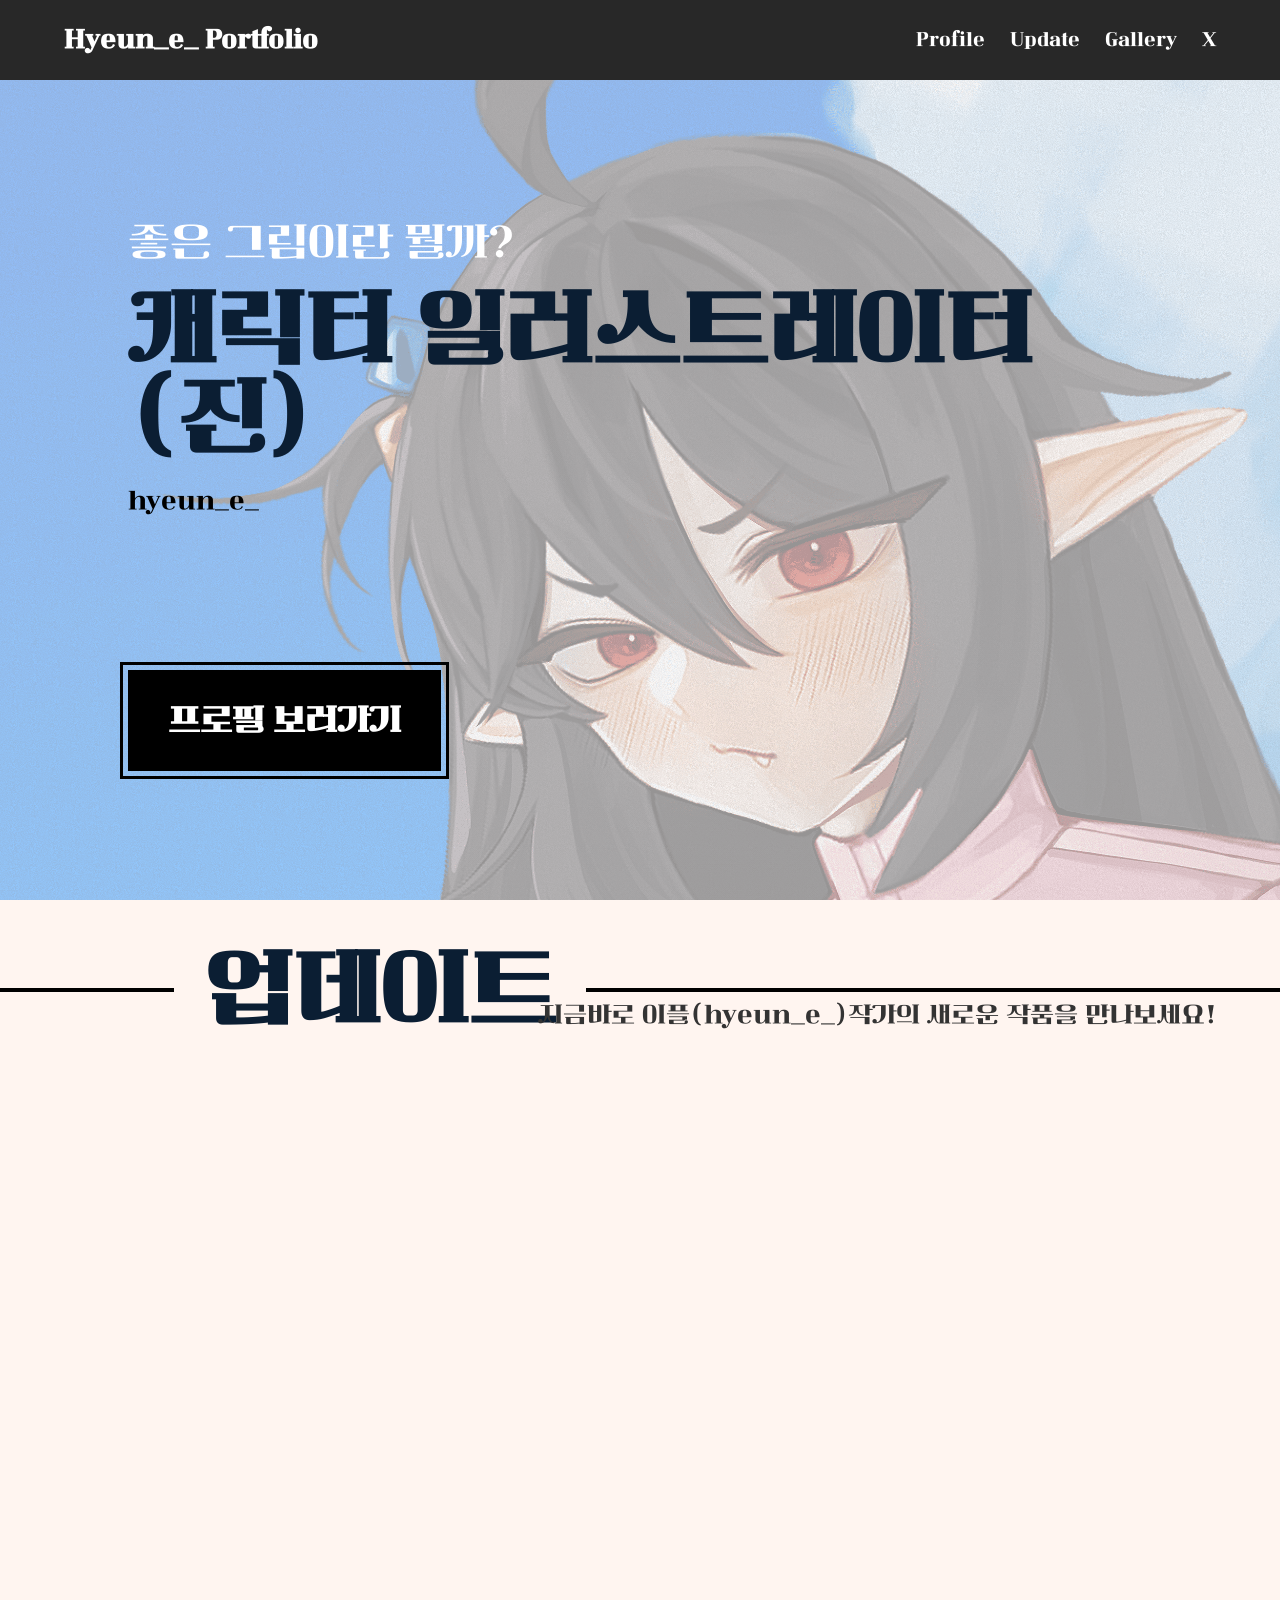
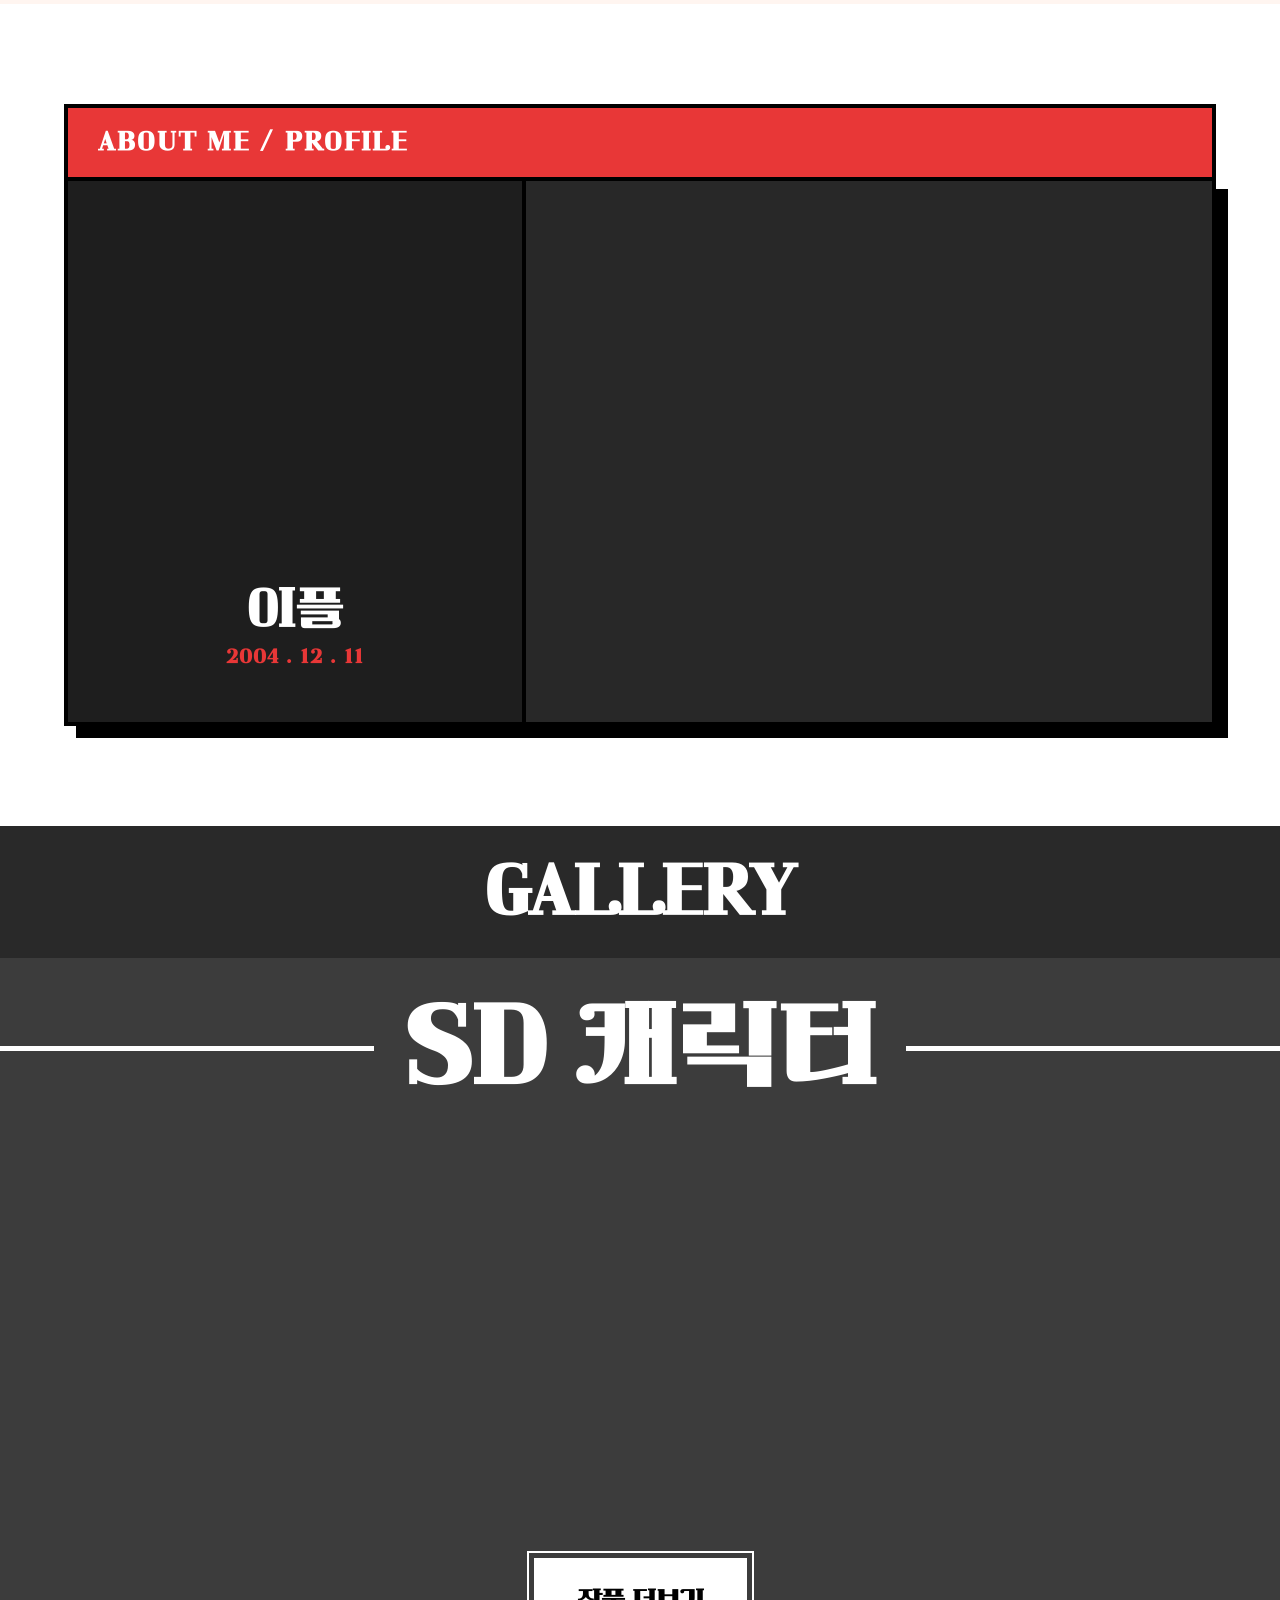
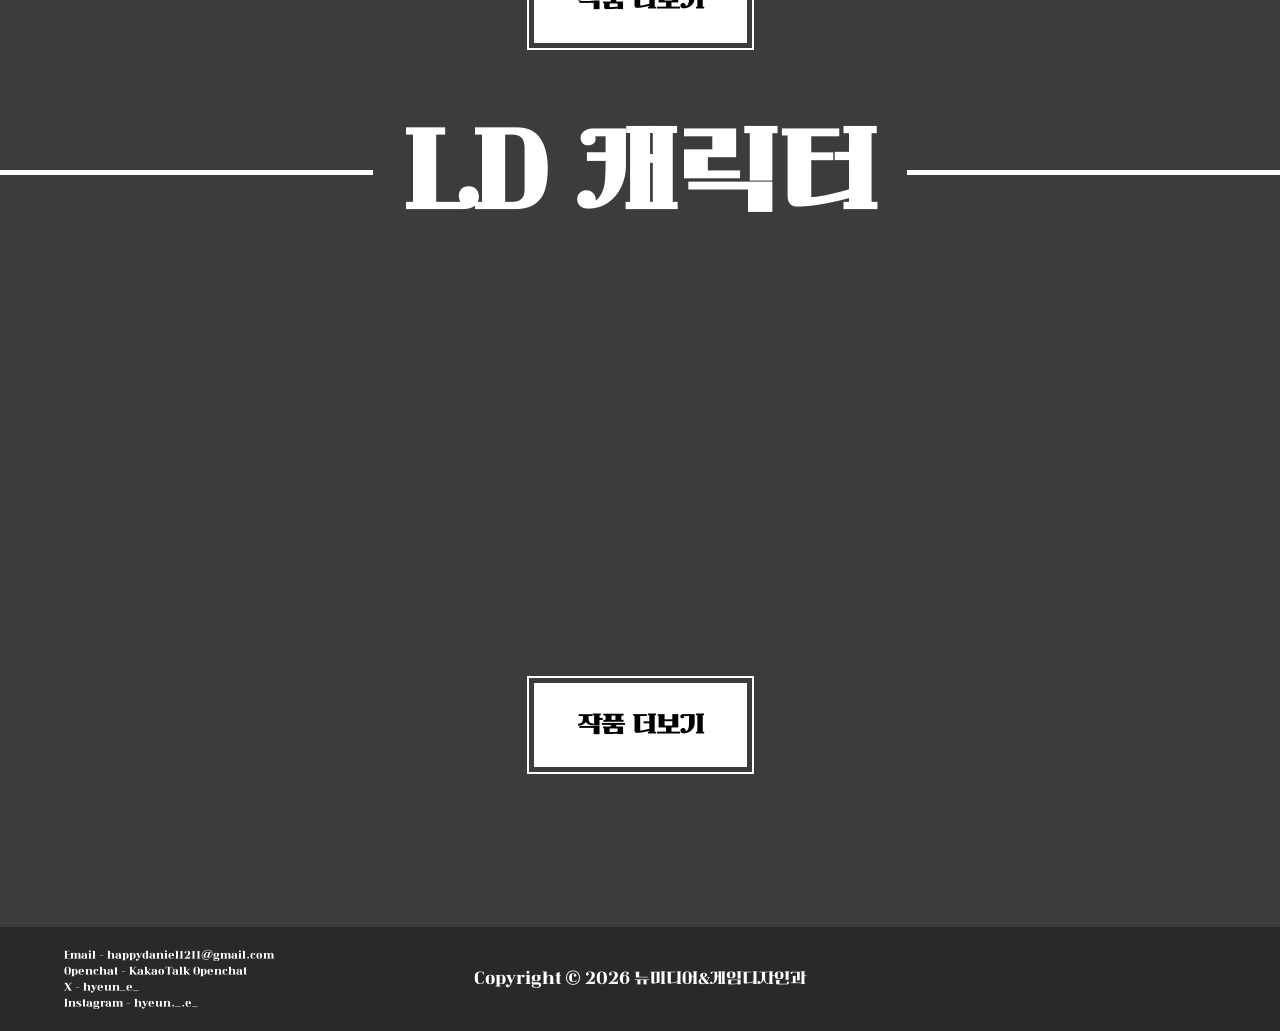
<file: index.html>
<!DOCTYPE html>
<html lang="ko">
<head>
    <meta charset="utf-8">
    <meta name="viewport" content="width=device-width, initial-scale=1.0, maximum-scale=1.0, user-scalable=no">
    <link rel="stylesheet" type="text/css" href="index.css">
    <title>Hyeun_e_ Portfolio</title>
</head>
<body>

    <!-- 전체를 감싸는 래퍼 추가 -->
    <div id="wrapper">
        <header>
            <div id="logo"><a href="#">Hyeun_e_ Portfolio</a></div>
            <nav class="navmenu">
                <a href="#profile">Profile</a>
                <a href="#update">Update</a>
                <a href="#gallery">Gallery</a>
                <a href="https://x.com/hyeun_e_" target="_blank">X</a>
            </nav>
        </header>

        <div class="container">
            <section class="main-sec">
                <div class="main-content">
                    <p class="sub-title">좋은 그림이란 뭘까?</p>
                    <h1 class="main-title">캐릭터 일러스트레이터 (진)</h1>
                    <p class="author-name">hyeun_e_</p>
                    <a href="#profile" class="btn-primary">프로필 보러가기</a>
                </div>
                <img class="main-bg" src="images/메인 그림.png" alt="메인">
            </section>

            <section id="update" class="update-sec">
                <div class="sec-header">
                    <div class="line left-line"></div> <h2>업데이트</h2>
                    <div class="line right-line"></div>
                </div>
                <p class="sec-desc">지금바로 이플(hyeun_e_)작가의 새로운 작품을 만나보세요!</p>
                <div class="update-grid">
                    <img src="images/업데이트 1.png" alt="1">
                    <img src="images/업데이트 2.png" alt="2">
                    <img src="images/업데이트 3.png" alt="3">
                </div>
            </section>

            <section id="profile" class="profile-sec">
                <div class="profile-container">
                    <div class="profile-tag-bar">
                        <span class="tag-label">ABOUT ME / PROFILE</span>
                    </div>
                    <div class="profile-card-layout">
                        <div class="profile-side-left">
                            <div class="profile-img-wrapper">
                                <img src="images/프로필.png" alt="이플" class="profile-main-img">
                            </div>
                            <div class="profile-meta">
                                <h2 class="profile-name">이플</h2>
                                <p class="profile-birth">2004 . 12 . 11</p>
                            </div>
                        </div>
                        <div class="profile-side-right">
                            <div class="profile-intro-box">
                                <p class="intro-highlight">"캐쥬얼 그림체의 귀여운 그림을 그려냅니다."</p>
                                <div class="intro-divider"></div>
                                <p class="intro-paragraph">
                                    저만의 개성 있는 그림체를 찾기 위해 항상 고민하고 노력합니다.<br>
                                    주력 분야는 미소녀 일러스트이며, 틀에 갇히지 않고 제가 표현하고 싶은 분위기의 캐릭터를 자유롭게 그려내는 것을 즐깁니다.
                                </p>
                            </div>
                            <div class="profile-skills-box">
                                <h3 class="skills-title">TOOLS & SKILLS</h3>
                                <div class="skills-grid-layout">
                                    <div class="skill-block"><div class="icon-wrap"><img src="images/포토샵.png" alt="Photoshop"></div><span>Photoshop</span></div>
                                    <div class="skill-block"><div class="icon-wrap"><img src="images/에펙.png" alt="After Effects"></div><span>After Effects</span></div>
                                    <div class="skill-block"><div class="icon-wrap"><img src="images/일러레.png" alt="Illustrator"></div><span>Illustrator</span></div>
                                    <div class="skill-block"><div class="icon-wrap"><img src="images/클튜.png" alt="Clip Studio"></div><span>Clip Studio</span></div>
                                </div>
                            </div>
                        </div>
                    </div>
                </div>
            </section>

            <section id="gallery" class="gallery-sec">
                <div class="gallery-title-box"><h2>GALLERY</h2></div>
                <div class="gallery-slider-wrapper">
                    <div class="gallery-category sd-bg active" id="cat-0">
                        <div class="cat-title">
                            <div class="cat-line"></div> <h3>SD 캐릭터</h3> <div class="cat-line"></div>
                        </div>
                        <div class="img-row">
                            <img src="images/갤러리 1.png"> <img src="images/갤러리 2.png"> <img src="images/갤러리 3.png">
                        </div>
                        <div class="gallery-btn-area">
                            <a href="작품 더보기 SD/index.html" class="btn-secondary">작품 더보기</a>
                        </div>
                    </div>
                    <div class="gallery-category sd-bg" id="cat-1">
                        <div class="cat-title">
                            <div class="cat-line"></div> <h3>LD 캐릭터</h3> <div class="cat-line"></div>
                        </div>
                        <div class="img-row">
                            <img src="images/LD갤러리 1.png"> <img src="images/LD갤러리 2.png"> <img src="images/LD갤러리 3.png">
                        </div>
                        <div class="gallery-btn-area">
                            <a href="작품 더보기/index.html" class="btn-secondary">작품 더보기</a>
                        </div>
                    </div>
                </div>
                <div class="gallery-dots sd-bg">
                    <span class="dot active" onclick="goToCategory(0)"></span>
                    <span class="dot" onclick="goToCategory(1)"></span>
                </div>
            </section>

            <footer>
                <div class="footer-left">
                    <p>Email - happydaniel1211@gmail.com</p>
                    <p>Openchat - KakaoTalk Openchat</p>
                    <p>X - hyeun_e_</p>
                    <p>Instagram - hyeun._.e_</p>
                </div>
                <div class="footer-center">
                    <p>Copyright © 2026 뉴미디어&게임디자인과</p>
                </div>
            </footer>
        </div>
    </div> <!-- #wrapper 닫기 -->

    <script>
        let currentCat = 0;
        const categories = document.querySelectorAll('.gallery-category');
        const dots = document.querySelectorAll('.dot');
        const total = categories.length;
        function goToCategory(index) {
            categories[currentCat].classList.remove('active');
            dots[currentCat].classList.remove('active');
            currentCat = (index + total) % total;
            categories[currentCat].classList.add('active');
            dots[currentCat].classList.add('active');
        }
        document.addEventListener("DOMContentLoaded", () => {
            const observer = new IntersectionObserver((entries) => {
                entries.forEach((entry) => {
                    if (entry.isIntersecting) { entry.target.classList.add("visible"); }
                    else { entry.target.classList.remove("visible"); }
                });
            }, { threshold: 0.1 });
            const animTargets = [".profile-img-wrapper", ".update-grid", ".profile-side-right", ".img-row"];
            animTargets.forEach((selector) => {
                document.querySelectorAll(selector).forEach((el) => { observer.observe(el); });
            });
        });
    </script>
</body>
</html>
</file>
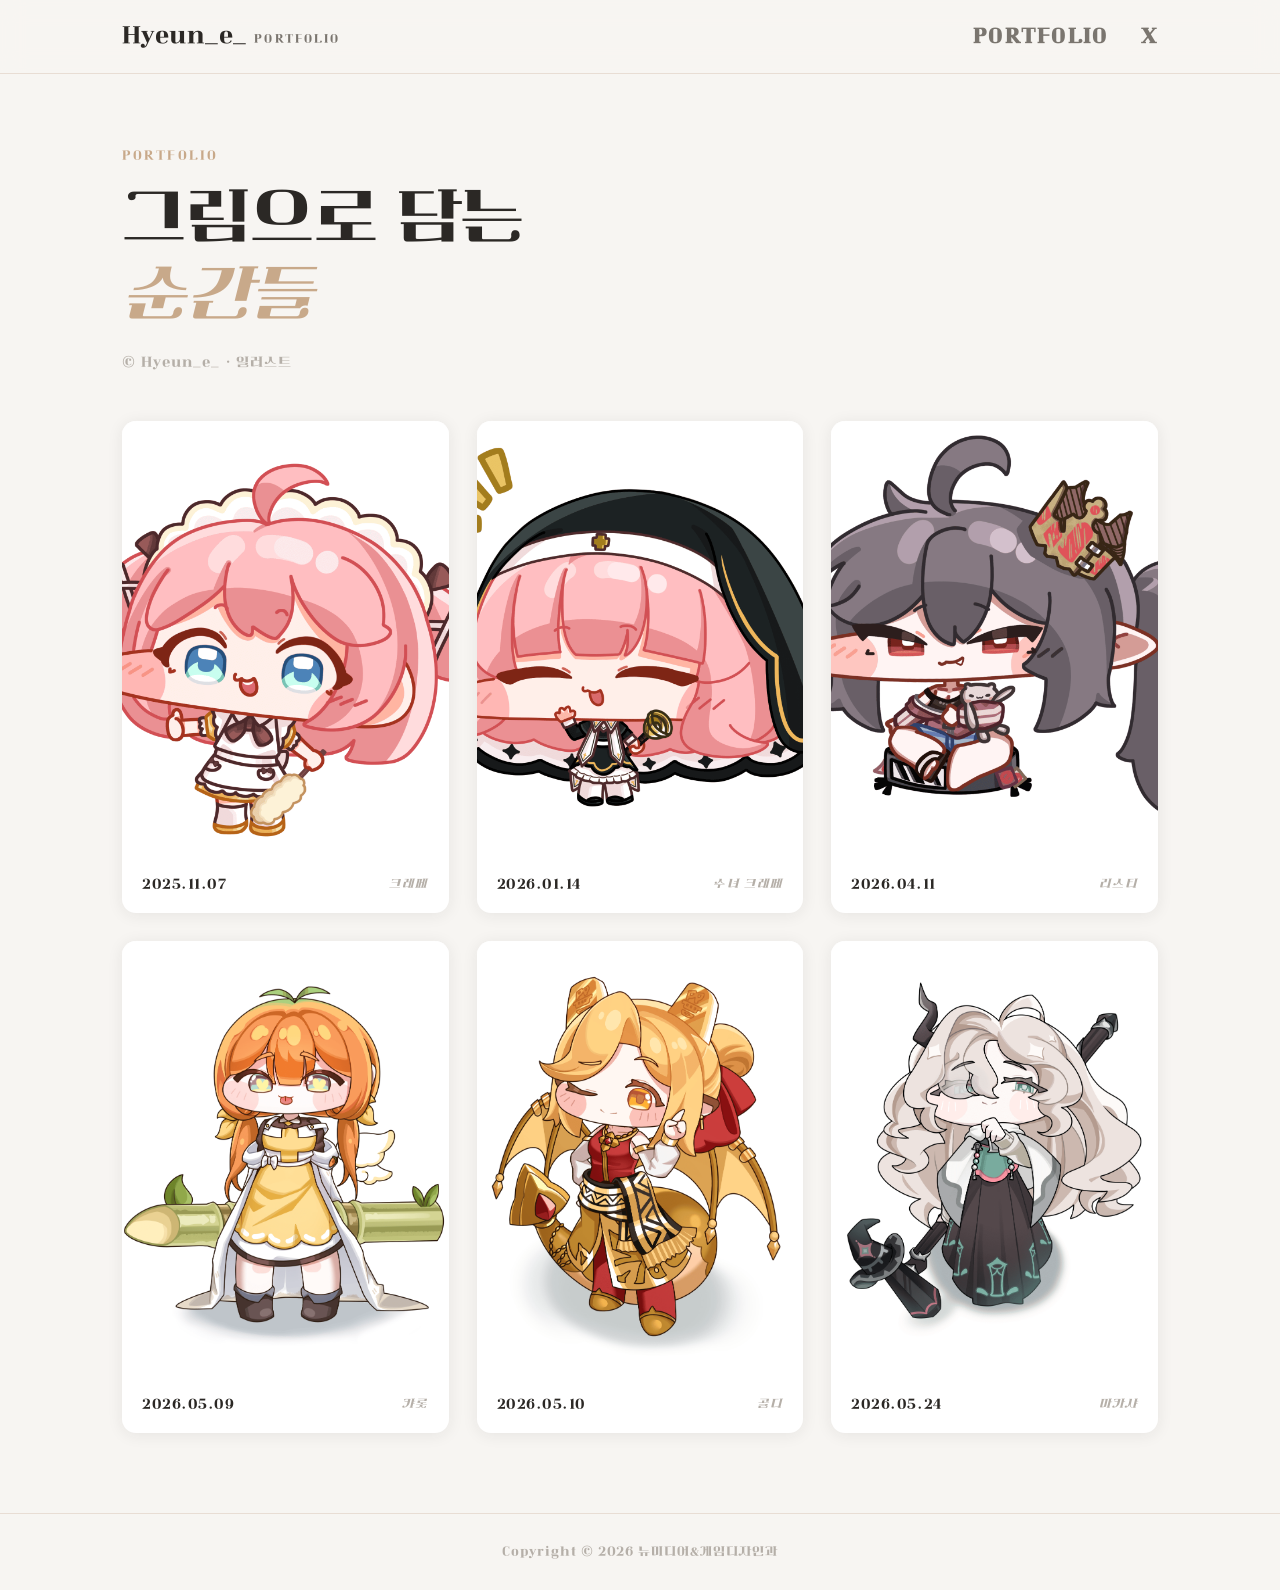
<file: 작품 더보기 SD/index.html>
<!DOCTYPE html>
<html lang="ko">
<head>
  <meta charset="UTF-8">
  <meta name="viewport" content="width=device-width, initial-scale=1.0">
  <title>Hyeun_e_ Illustration</title>
  <link rel="stylesheet" href="index.css">
</head>
<body>

  <header class="site-header">
    <div class="header-inner">
      <a href="../index.html" class="logo">
        <span class="logo-main">Hyeun_e_</span>
        <span class="logo-sub">Portfolio</span>
      </a>
      
      <nav class="site-nav">
        <a href="../index.html">Portfolio</a>
        <a href="https://x.com/hyeun_e_" target="_blank" rel="noopener noreferrer">X</a>
      </nav>
    </div>
  </header>

  <main>
    <section class="hero">
      <p class="hero-eyebrow">Portfolio</p>
      <h1 class="hero-title">그림으로 담는<br><em>순간들</em></h1>
      <p class="hero-desc">© Hyeun_e_ · 일러스트</p>
    </section>

    <section class="gallery">
      
      <a href="detail.html?work=crepe" class="card">
        <div class="card-img-wrap">
          <img src="images/메인 그림 1.png" alt="Illustration 2025.11.07">
          <div class="card-overlay"><span class="overlay-text">자세히 보기</span></div>
        </div>
        <div class="card-info">
          <p class="card-date">2025.11.07</p>
          <p class="card-type">크레페</p>
        </div>
      </a>

      <a href="detail.html?work=spring" class="card">
        <div class="card-img-wrap">
          <img src="images/메인 그림 2.png" alt="Illustration">
          <div class="card-overlay"><span class="overlay-text">자세히 보기</span></div>
        </div>
        <div class="card-info">
          <p class="card-date">2026.01.14</p>
          <p class="card-type">수녀 크레페</p>
        </div>
      </a>

      <a href="detail.html?work=fantasy" class="card">
        <div class="card-img-wrap">
          <img src="images/메인 그림 3.png" alt="Illustration">
          <div class="card-overlay"><span class="overlay-text">자세히 보기</span></div>
        </div>
        <div class="card-info">
          <p class="card-date">2026.04.11</p>
          <p class="card-type">리스티</p>
        </div>
      </a>

      <a href="detail.html?work=char1" class="card">
        <div class="card-img-wrap">
          <img src="images/메인 그림 4.png" alt="Illustration">
          <div class="card-overlay"><span class="overlay-text">자세히 보기</span></div>
        </div>
        <div class="card-info">
          <p class="card-date">2026.05.09</p>
          <p class="card-type">캬롯</p>
        </div>
      </a>

      <a href="detail.html?work=char2" class="card">
        <div class="card-img-wrap">
          <img src="images/메인 그림 5.png" alt="Illustration">
          <div class="card-overlay"><span class="overlay-text">자세히 보기</span></div>
        </div>
        <div class="card-info">
          <p class="card-date">2026.05.10</p>
          <p class="card-type">골디</p>
        </div>
      </a>

      <a href="detail.html?work=char3" class="card">
        <div class="card-img-wrap">
          <img src="images/메인 그림 6.png" alt="Illustration">
          <div class="card-overlay"><span class="overlay-text">자세히 보기</span></div>
        </div>
        <div class="card-info">
          <p class="card-date">2026.05.24</p>
          <p class="card-type">마카샤</p>
        </div>
      </a>

    </section>
  </main>

  <footer class="site-footer">
    <p>Copyright © 2026 뉴미디어&게임디자인과</p>
  </footer>

</body>
</html>
</file>
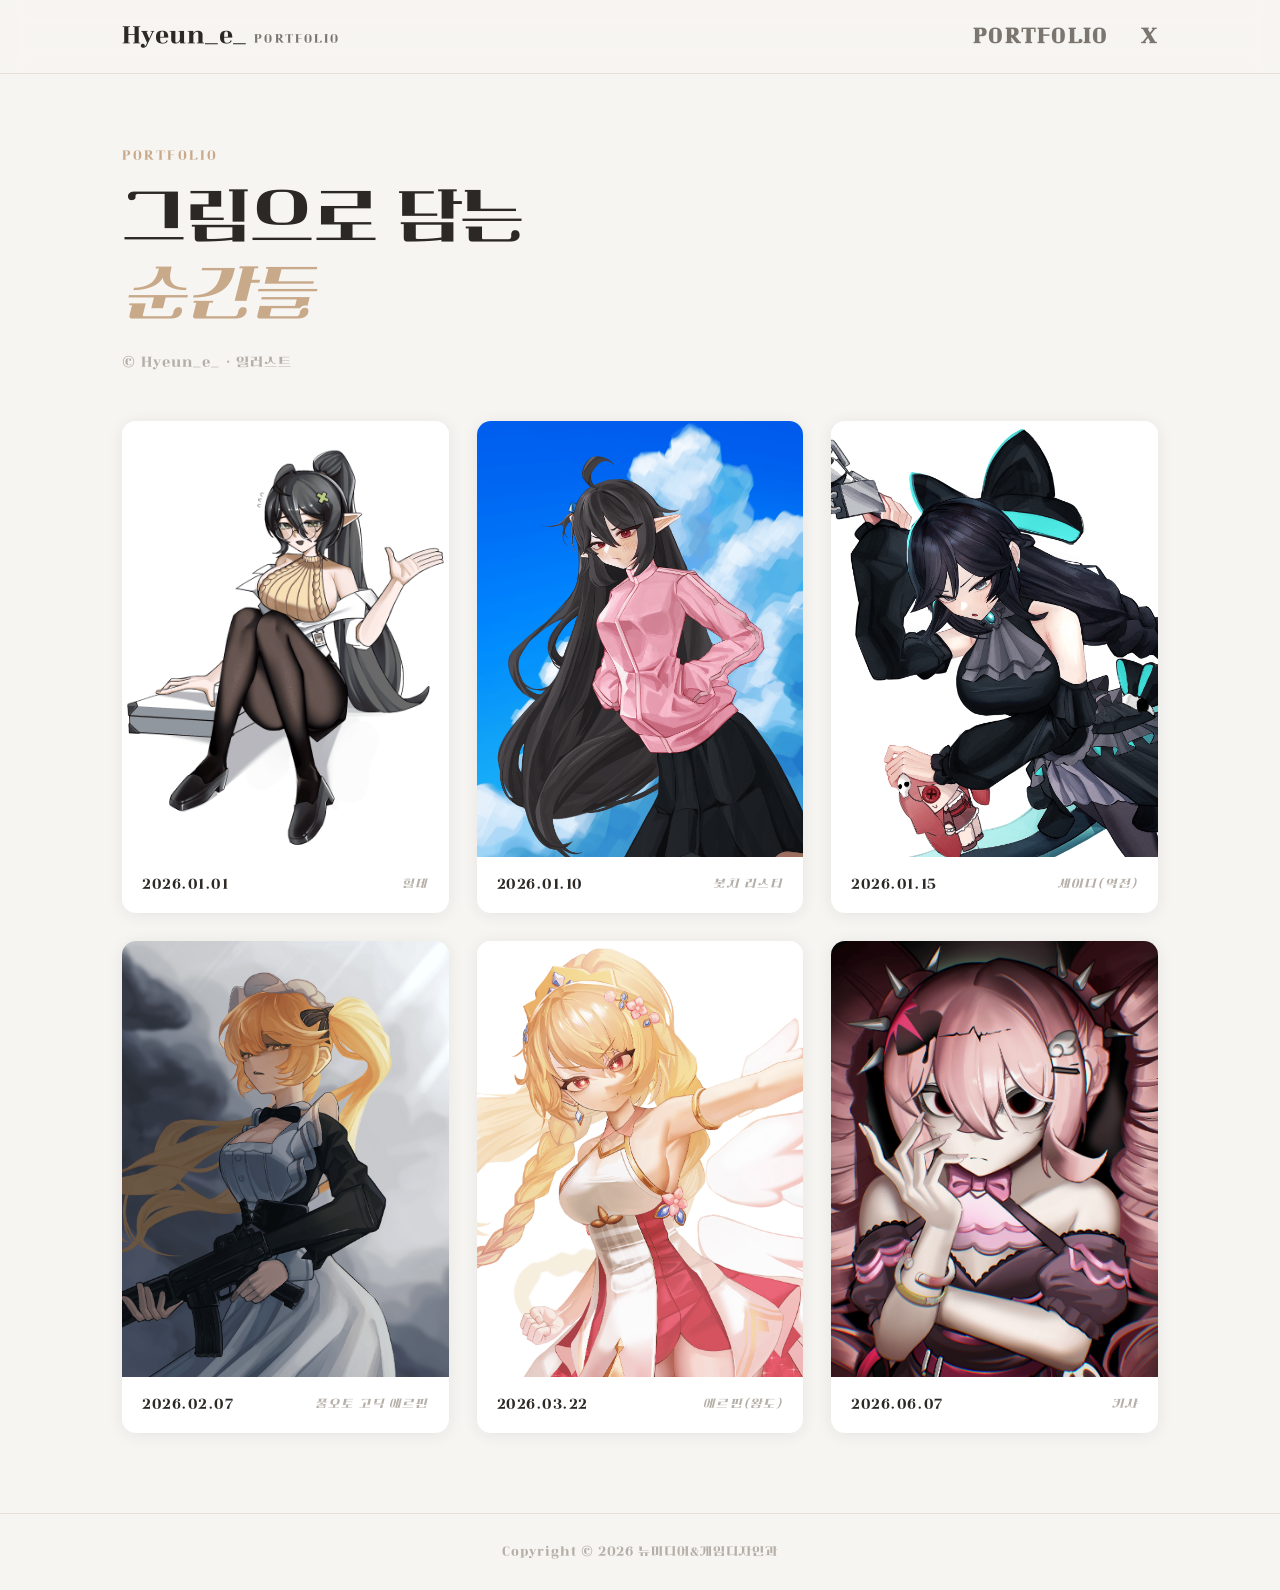
<file: 작품 더보기/index.html>
<!DOCTYPE html>
<html lang="ko">
<head>
  <meta charset="UTF-8">
  <meta name="viewport" content="width=device-width, initial-scale=1.0">
  <title>Hyeun_e_ Illustration</title>
  <link rel="stylesheet" href="index.css">
</head>
<body>

  <header class="site-header">
    <div class="header-inner">
      <a href="../index.html" class="logo">
        <span class="logo-main">Hyeun_e_</span>
        <span class="logo-sub">Portfolio</span>
      </a>
      
      <nav class="site-nav">
        <a href="../index.html">Portfolio</a>
        <a href="https://x.com/hyeun_e_" target="_blank" rel="noopener noreferrer">X</a>
      </nav>
    </div>
  </header>

  <main>
    <section class="hero">
      <p class="hero-eyebrow">Portfolio</p>
      <h1 class="hero-title">그림으로 담는<br><em>순간들</em></h1>
      <p class="hero-desc">© Hyeun_e_ · 일러스트</p>
    </section>

    <section class="gallery">
      
      <a href="detail.html?work=crepe" class="card">
        <div class="card-img-wrap">
          <img src="images/메인 그림 1.png" alt="Illustration 2026.01.01">
          <div class="card-overlay"><span class="overlay-text">자세히 보기</span></div>
        </div>
        <div class="card-info">
          <p class="card-date">2026.01.01</p>
          <p class="card-type">힐데</p>
        </div>
      </a>

      <a href="detail.html?work=spring" class="card">
        <div class="card-img-wrap">
          <img src="images/메인 그림 2.png" alt="Illustration">
          <div class="card-overlay"><span class="overlay-text">자세히 보기</span></div>
        </div>
        <div class="card-info">
          <p class="card-date">2026.01.10</p>
          <p class="card-type">봇치 리스티</p>
        </div>
      </a>

      <a href="detail.html?work=fantasy" class="card">
        <div class="card-img-wrap">
          <img src="images/메인 그림 3.png" alt="Illustration">
          <div class="card-overlay"><span class="overlay-text">자세히 보기</span></div>
        </div>
        <div class="card-info">
          <p class="card-date">2026.01.15</p>
          <p class="card-type">셰이디(역전)</p>
        </div>
      </a>

      <a href="detail.html?work=char1" class="card">
        <div class="card-img-wrap">
          <img src="images/메인 그림 4.png" alt="Illustration">
          <div class="card-overlay"><span class="overlay-text">자세히 보기</span></div>
        </div>
        <div class="card-info">
          <p class="card-date">2026.02.07</p>
          <p class="card-type">풀오토 고딕 에르핀</p>
        </div>
      </a>

      <a href="detail.html?work=char2" class="card">
        <div class="card-img-wrap">
          <img src="images/메인 그림 5.png" alt="Illustration">
          <div class="card-overlay"><span class="overlay-text">자세히 보기</span></div>
        </div>
        <div class="card-info">
          <p class="card-date">2026.03.22</p>
          <p class="card-type">에르핀(왕도)</p>
        </div>
      </a>

      <a href="detail.html?work=char3" class="card">
        <div class="card-img-wrap">
          <img src="images/메인 그림 6.png" alt="Illustration">
          <div class="card-overlay"><span class="overlay-text">자세히 보기</span></div>
        </div>
        <div class="card-info">
          <p class="card-date">2026.06.07</p>
          <p class="card-type">키샤</p>
        </div>
      </a>

    </section>
  </main>

  <footer class="site-footer">
    <p>Copyright © 2026 뉴미디어&게임디자인과</p>
  </footer>

</body>
</html>
</file>
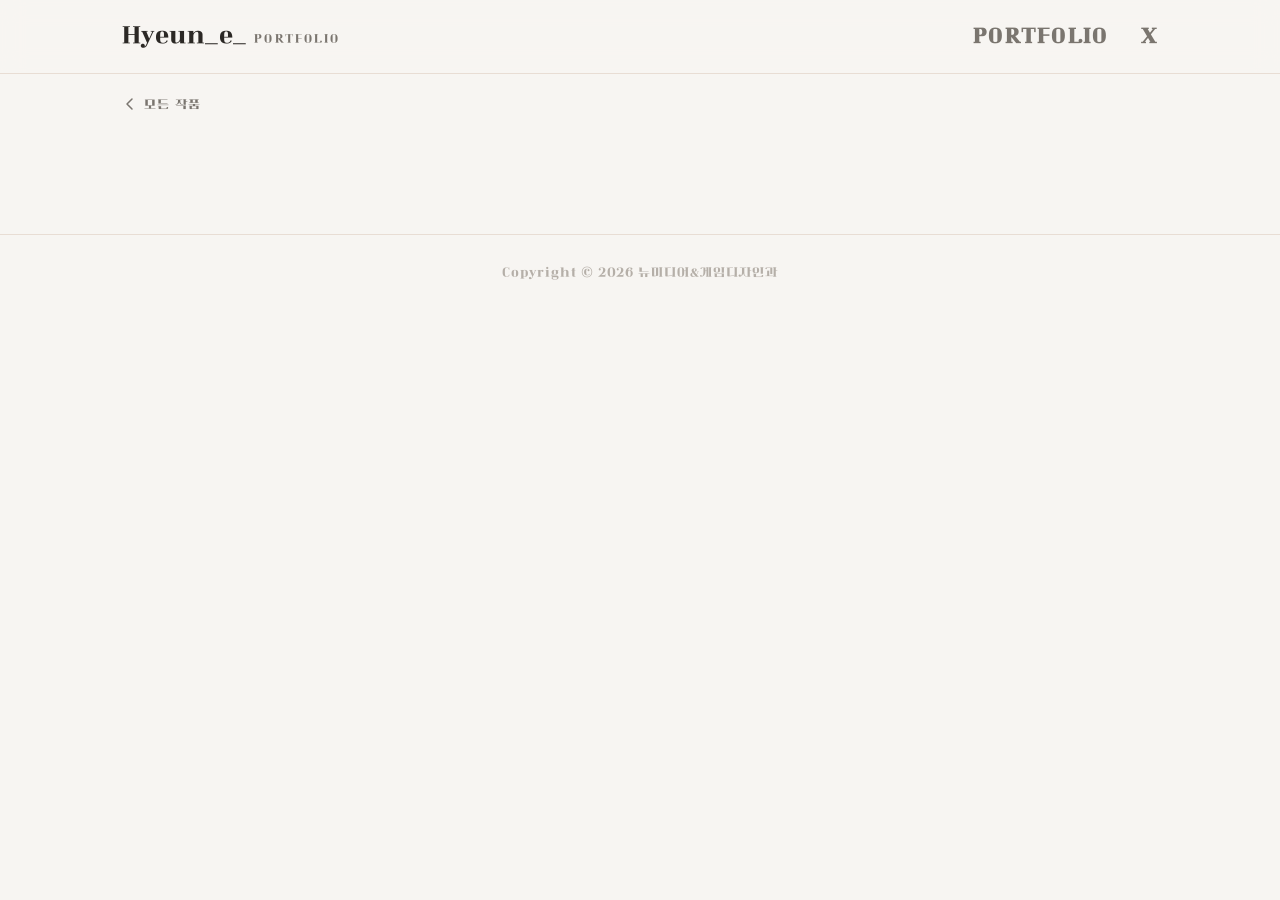
<file: 작품 더보기 SD/detail.html>
<!DOCTYPE html>
<html lang="ko">
<head>
  <meta charset="UTF-8">
  <meta name="viewport" content="width=device-width, initial-scale=1.0">
  <title>Hyeun_e_ Illustration</title>
  <link rel="stylesheet" href="index.css">
  <link rel="stylesheet" href="detail.css">
</head>
<body>

  <header class="site-header">
    <div class="header-inner">
      <a href="../index.html" class="logo">
        <span class="logo-main">Hyeun_e_</span>
        <span class="logo-sub">Portfolio</span>
      </a>
      <nav class="site-nav">
        <a href="../index.html">Portfolio</a>
        <a href="https://x.com/hyeun_e_" target="_blank" rel="noopener noreferrer">X</a>
      </nav>
    </div>
  </header>

  <div class="breadcrumb-bar">
    <a href="index.html" class="back-link">
      <svg width="16" height="16" viewBox="0 0 16 16" fill="none" aria-hidden="true">
        <path d="M10 3L5 8l5 5" stroke="currentColor" stroke-width="1.5" stroke-linecap="round" stroke-linejoin="round"/>
      </svg>
      모든 작품
    </a>
  </div>

  <main class="detail-main">
    <div class="container">

      <div id="work-crepe" class="artwork-content" style="display: none;">
        <div class="illustration">
          <img src="images/메인 그림 1.png" alt="Illustration 2025.11.07">
        </div>
        <div class="info">
          <p class="date">2025.11.07</p>
          <p class="desc">트릭컬 • 2025년 11월 7일</p>
          <p class="type">크레페</p>
          <p class="copyright">© 2026 Hyeun_e_</p>
        </div>
      </div>

      <div id="work-spring" class="artwork-content" style="display: none;">
        <div class="illustration">
          <img src="images/메인 그림 2.png" alt="Illustration 2026.01.14">
        </div>
        <div class="info">
          <p class="date">2026.01.14</p>
          <p class="desc">트릭컬 • 2026년 1월 14일</p>
          <p class="type">수녀 크레페</p>
          <p class="copyright">© 2026 Hyeun_e_</p>
        </div>
      </div>

      <div id="work-fantasy" class="artwork-content" style="display: none;">
        <div class="illustration">
          <img src="images/메인 그림 3.png" alt="Illustration 2026.04.11">
        </div>
        <div class="info">
          <p class="date">2026.04.11</p>
          <p class="desc">트릭컬 • 2026년 4월 11일</p>
          <p class="type">리스티</p>
          <p class="copyright">© 2026 Hyeun_e_</p>
        </div>
      </div>

      <div id="work-char1" class="artwork-content" style="display: none;">
        <div class="illustration">
          <img src="images/메인 그림 4.png" alt="Illustration 2026.05.09">
        </div>
        <div class="info">
          <p class="date">2026.05.09</p>
          <p class="desc">트릭컬 • 2026년 5월 9일</p>
          <p class="type">캬롯</p>
          <p class="copyright">© 2026 Hyeun_e_</p>
        </div>
      </div>

      <div id="work-char2" class="artwork-content" style="display: none;">
        <div class="illustration">
          <img src="images/메인 그림 5.png" alt="Illustration 2026.05.10">
        </div>
        <div class="info">
          <p class="date">2026.05.10</p>
          <p class="desc">트릭컬 • 2026년 5월 10일</p>
          <p class="type">골디</p>
          <p class="copyright">© 2026 Hyeun_e_</p>
        </div>
      </div>

      <div id="work-char3" class="artwork-content" style="display: none;">
        <div class="illustration">
          <img src="images/메인 그림 6.png" alt="Illustration 2026.05.24">
        </div>
        <div class="info">
          <p class="date">2026.05.24</p>
          <p class="desc">트릭컬 • 2026년 5월 24일</p>
          <p class="type">마카샤</p>
          <p class="copyright">© 2026 Hyeun_e_</p>
        </div>
      </div>

    </div>
  </main>

  <footer class="site-footer">
    <p>Copyright © 2026 뉴미디어&게임디자인과</p>
  </footer>

  <script>
    const urlParams = new URLSearchParams(window.location.search);
    const workName = urlParams.get('work');

    if (workName) {
      const targetContent = document.getElementById('work-' + workName);
      if (targetContent) {
        targetContent.style.display = 'block';
      }
    }
  </script>

</body>
</html>
</file>
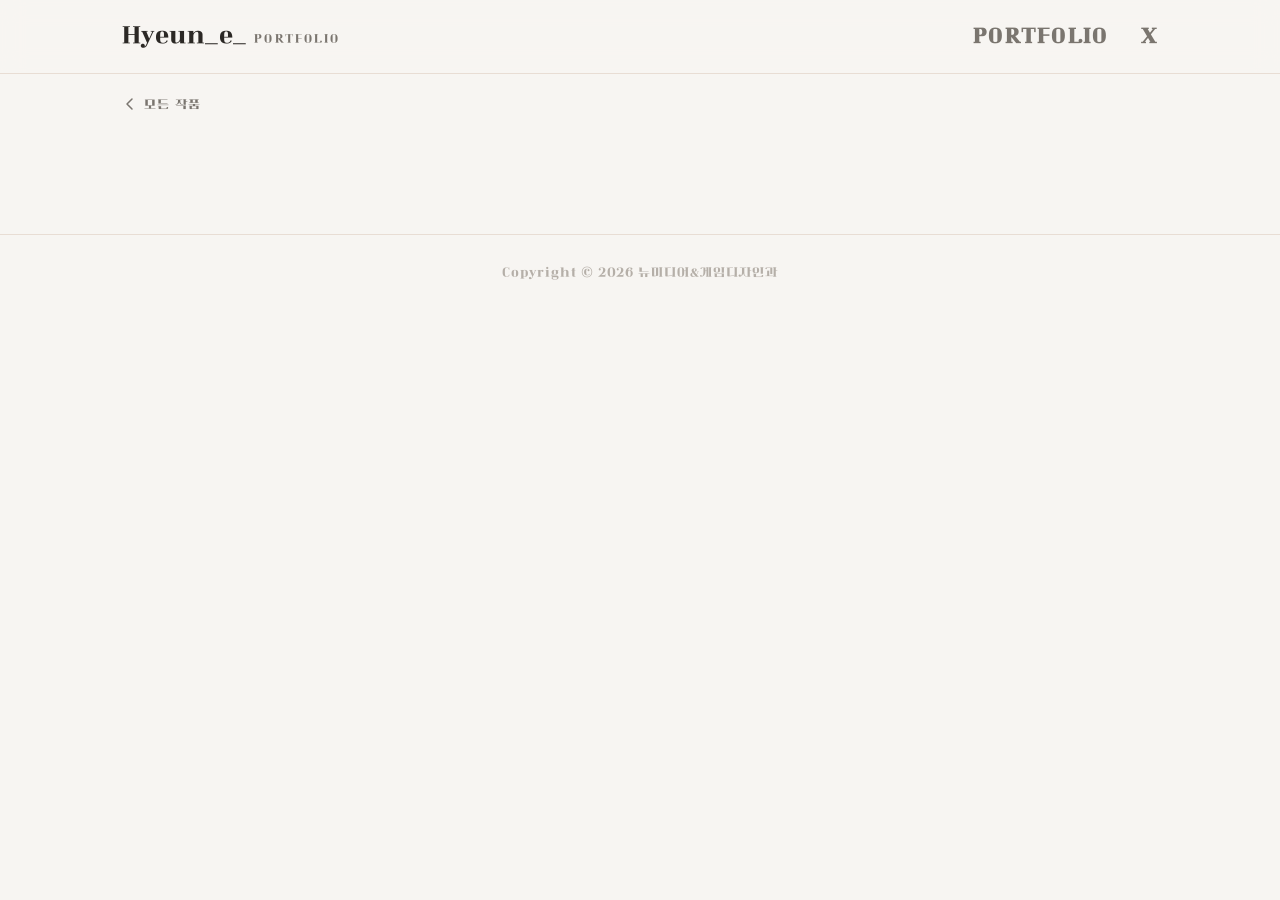
<file: 작품 더보기/detail.html>
<!DOCTYPE html>
<html lang="ko">
<head>
  <meta charset="UTF-8">
  <meta name="viewport" content="width=device-width, initial-scale=1.0">
  <title>Hyeun_e_ Illustration</title>
  <link rel="stylesheet" href="index.css">
  <link rel="stylesheet" href="detail.css">
</head>
<body>

  <header class="site-header">
    <div class="header-inner">
      <a href="../index.html" class="logo">
        <span class="logo-main">Hyeun_e_</span>
        <span class="logo-sub">Portfolio</span>
      </a>
      <nav class="site-nav">
        <a href="../index.html">Portfolio</a>
        <a href="https://x.com/hyeun_e_" target="_blank" rel="noopener noreferrer">X</a>
      </nav>
    </div>
  </header>

  <div class="breadcrumb-bar">
    <a href="index.html" class="back-link">
      <svg width="16" height="16" viewBox="0 0 16 16" fill="none" aria-hidden="true">
        <path d="M10 3L5 8l5 5" stroke="currentColor" stroke-width="1.5" stroke-linecap="round" stroke-linejoin="round"/>
      </svg>
      모든 작품
    </a>
  </div>

  <main class="detail-main">
    <div class="container">

      <div id="work-crepe" class="artwork-content" style="display: none;">
        <div class="illustration">
          <img src="images/메인 그림 1.png" alt="Illustration 2026.01.01">
        </div>
        <div class="info">
          <p class="date">2026.01.01</p>
          <p class="desc">트릭컬 • 2026년 01월 01일</p>
          <p class="type">힐데</p>
          <p class="copyright">© 2026 Hyeun_e_</p>
        </div>
      </div>

      <div id="work-spring" class="artwork-content" style="display: none;">
        <div class="illustration">
          <img src="images/메인 그림 2.png" alt="Illustration 2026.01.10">
        </div>
        <div class="info">
          <p class="date">2026.01.10</p>
          <p class="desc">트릭컬 • 2026년 1월 10일</p>
          <p class="type">봇치 리스티</p>
          <p class="copyright">© 2026 Hyeun_e_</p>
        </div>
      </div>

      <div id="work-fantasy" class="artwork-content" style="display: none;">
        <div class="illustration">
          <img src="images/메인 그림 3.png" alt="Illustration 2026.01.15">
        </div>
        <div class="info">
          <p class="date">2026.01.15</p>
          <p class="desc">트릭컬 • 2026년 1월 15일</p>
          <p class="type">셰이디(역전)</p>
          <p class="copyright">© 2026 Hyeun_e_</p>
        </div>
      </div>

      <div id="work-char1" class="artwork-content" style="display: none;">
        <div class="illustration">
          <img src="images/메인 그림 4.png" alt="Illustration 2026.02.07">
        </div>
        <div class="info">
          <p class="date">2026.02.07</p>
          <p class="desc">트릭컬 • 2026년 2월 07일</p>
          <p class="type">풀오토 고딕 에르핀</p>
          <p class="copyright">© 2026 Hyeun_e_</p>
        </div>
      </div>

      <div id="work-char2" class="artwork-content" style="display: none;">
        <div class="illustration">
          <img src="images/메인 그림 5.png" alt="Illustration 2026.03.22">
        </div>
        <div class="info">
          <p class="date">2026.03.22</p>
          <p class="desc">트릭컬 • 2026년 3월 22일</p>
          <p class="type">에르핀(왕도)</p>
          <p class="copyright">© 2026 Hyeun_e_</p>
        </div>
      </div>

      <div id="work-char3" class="artwork-content" style="display: none;">
        <div class="illustration">
          <img src="images/메인 그림 6.png" alt="Illustration 2026.06.07">
        </div>
        <div class="info">
          <p class="date">2026.06.07</p>
          <p class="desc">트릭컬 • 2026년 6월 07일</p>
          <p class="type">키샤</p>
          <p class="copyright">© 2026 Hyeun_e_</p>
        </div>
      </div>

    </div>
  </main>

  <footer class="site-footer">
    <p>Copyright © 2026 뉴미디어&게임디자인과</p>
  </footer>

  <script>
    const urlParams = new URLSearchParams(window.location.search);
    const workName = urlParams.get('work');

    if (workName) {
      const targetContent = document.getElementById('work-' + workName);
      if (targetContent) {
        targetContent.style.display = 'block';
      }
    }
  </script>

</body>
</html>
</file>
<file: index.css>
/* -----------------------------------------------------------------------
폰트 설정
----------------------------------------------------------------------- */

@font-face {
    font-family: "Cafe24 ClassicType";
    src: url("fonts/Cafe24Classictype-v1.1.ttf") format("truetype");
}


/* -----------------------------------------------------------------------
초기화 및 기본값 설정
----------------------------------------------------------------------- */

* { 
    margin: 0; 
    padding: 0; 
    box-sizing: border-box; 
}

body { 
    font-family: "Cafe24 ClassicType", sans-serif; 
    background-color: #e9e9e9; 
    overflow-x: hidden;
    line-height: 1.6;
}

a { 
    text-decoration: none; 
    color: inherit; 
}

li { 
    list-style: none; 
}


/* -----------------------------------------------------------------------
header 영역 - 로고, 네비게이션
----------------------------------------------------------------------- */

header {
    position: fixed; 
    top: 0; 
    left: 0; 
    width: 100%; 
    height: 80px;
    background: #282828; 
    color: #fff; 
    display: flex;
    justify-content: space-between; 
    align-items: center;
    padding: 0 5%; 
    z-index: 1000;
}

#logo { 
    font-size: 1.5rem; 
    font-weight: bold; 
}

.navmenu {
    display: flex;
}

.navmenu a { 
    margin-left: 25px; 
    font-size: 1.1rem; 
    transition: 0.3s; 
}

.navmenu a:hover { 
    color: #ff0000; 
}


/* -----------------------------------------------------------------------
본문 공통 컨테이너
----------------------------------------------------------------------- */

.container { 
    width: 100%; 
    margin-top: 80px; 
}


/* -----------------------------------------------------------------------
메인 섹션 (Hero Section)
----------------------------------------------------------------------- */

.main-sec {
    position: relative; 
    width: 100%; 
    height: calc(100vh - 80px);
    background: #fff; 
    display: flex; 
    align-items: center; 
    padding: 0 10%;
    overflow: hidden; /* [추가] 삐져나가는 그림을 여기서 잘라버립니다 */
}

.main-content { 
    z-index: 10; 
}

.sub-title { 
    font-size: 42px; 
    margin-bottom: 10px; 
	color:#fff
}

.main-title { 
    font-size: 88px; 
    line-height: 1.0; 
    color: #0b1e33; 
    margin-bottom: 5px; 
}

.author-name { 
    font-size: 1.5rem;
	margin-top: 20px; 
    margin-bottom: 150px; 
}

.btn-primary { 
    display: inline-block; 
    padding: 25px 40px; 

    outline: 3px solid #000;
    outline-offset: 5px;

    background: #000; 
    color: #fff; 
    font-weight: bold;
	font-size: 32px; 
    transition: 0.3s;
	text-align: center;
}

.btn-primary:hover { 
    background: #ff0000; 
    outline-color: #ff0000 
}

.main-bg { 
    position: absolute; 
    top: 50%; 
    left: 50%; 
    transform: translate(-50%, -50%); 
    
    height: 100%; 
    width: auto; 
    max-width: 100%; /* [추가] 1200px 밖으로 절대 못 나가게 제한 */
    object-fit: cover; 
    opacity: 0.5; 
    z-index: 1;
}


/* -----------------------------------------------------------------------
업데이트 섹션
----------------------------------------------------------------------- */

.update-sec { 
    padding-top: 20px;
	padding-bottom: 160px; 
    background: #fff5f0; 
    text-align: center; 
	color: #0B1E33
}

.sec-header { 
    display: flex; 
    align-items: center; 
    justify-content: center;
	width: 100%; 
    gap: 30px;  
}

.sec-desc {
    text-align: right;    
    padding-right: 63px;   
    margin-top: -65px;     
    font-size: 24px;    
    color: #333;         
}

.line { 
    flex: 1; 
    height: 4px; 
    background: #000; 
}
.left-line {
    flex: 0.4;
}

.right-line {
    flex: 1.6; 
}

.sec-header h2 { 
    font-size: 88px;
}

.update-grid {
    display: flex;
    justify-content: center;
    gap: 100px;
    margin: 10px 0 10px 0;
    margin-top: 100px;
    flex-wrap: nowrap;
}

.update-grid img { 
    width: 300px; 
    height: 300px; 
    object-fit: cover; 
    border: 4px solid #000;
    padding: 8px;
    background: #fff;
    box-shadow: 8px 8px 0 #000;
}

.update-banner { 
	position: relative;
	top: -250px;
	margin-bottom: -250px;

	width: 100%; 
    max-width: 1300px;
	display: block;
	margin-left: auto;
	margin-right: auto;
}


/* -----------------------------------------------------------------------
프로필 섹션 (바우하우스 스타일)
----------------------------------------------------------------------- */
.profile-sec { 
    padding: 100px 5%;
    background: #fff; 
    width: 100%;
    position: relative;
    overflow: hidden;
}

/* 배경 장식 도형 */
.profile-sec .deco-shape {
    position: absolute;
    z-index: 1;
}
.profile-sec .circle {
    width: 300px;
    height: 300px;
    background-color: #f0f0f0;
    border-radius: 50%;
    top: -50px;
    left: -50px;
}
.profile-sec .square {
    width: 180px;
    height: 40px;
    background-color: #363636;
    border-radius: 20px;
    top: 60px;
    right: 10%;
}

/* 프로필 전체 컨테이너 */
.profile-container {
    position: relative;
    z-index: 10;
    width: 100%;
    max-width: 1200px;
    margin: 0 auto;
}

/* 상단 타이틀 바 */
.profile-tag-bar {
    width: 100%;
    background: #E83737; 
    padding: 15px 30px;
    border: 4px solid #000;
    border-bottom: none; /* 아래 카드 테두리와 겹침 방지 */
    display: flex;
    align-items: center;
}
.tag-label {
    font-size: 24px;
    font-weight: bold;
    color: #fff;
    letter-spacing: 2px;
}

/* 메인 카드 레이아웃 (2단 분할) */
.profile-card-layout { 
    width: 100%; 
    background: #282828; /* 어두운 차콜/블랙으로 대비감 조절 */
    border: 4px solid #000;
    box-shadow: 12px 12px 0px #000; /* 브루탈리즘 특유의 하드 섀도우 */
    display: flex; 
    color: #fff; 
}

/* 왼쪽 구역 (이미지 + 이름) */
.profile-side-left {
    width: 40%;
    padding: 50px;
    border-right: 4px solid #000;
    background: #1e1e1e;
    display: flex;
    flex-direction: column;
    align-items: center;
    justify-content: center;
}
.profile-img-wrapper {
    width: 100%;
    max-width: 320px;
    aspect-ratio: 1 / 1;
    border: 4px solid #000;
    overflow: hidden;
    background: #fff;
    box-shadow: 6px 6px 0px #E83737;
}
.profile-main-img {
    width: 100%;
    height: 100%;
    object-fit: cover;
}
.profile-meta {
    text-align: center;
    margin-top: 30px;
    width: 100%;
}
.profile-name {
    font-size: 48px;
    line-height: 1.2;
    margin-bottom: 5px;
    color: #fff;
}
.profile-birth {
    font-size: 18px;
    color: #E83737;
    font-weight: bold;
    letter-spacing: 1px;
}

/* 오른쪽 구역 (소개글 + 스킬) */
.profile-side-right {
    width: 60%;
    padding: 50px;
    display: flex;
    flex-direction: column;
    justify-content: space-between;
    gap: 40px;
}

/* 소개글 상자 */
.profile-intro-box {
    width: 100%;
}
.intro-highlight {
    font-size: 28px;
    color: #E83737;
    font-weight: bold;
    margin-bottom: 15px;
}
.intro-divider {
    height: 2px;
    background: #fff;
    margin-bottom: 20px;
    letter-spacing: 1px;
}
.intro-paragraph {
    font-size: 18px;
    line-height: 1.7;
    color: #e0e0e0;
}

/* 스킬 구역 */
.profile-skills-box {
    width: 100%;
}
.skills-title {
    font-size: 22px;
    border-bottom: 2px solid #E83737;
    padding-bottom: 8px;
    margin-bottom: 25px;
    letter-spacing: 1px;
}
.skills-grid-layout {
    display: grid;
    grid-template-columns: repeat(4, 1fr);
    gap: 20px;
}
.skill-block {
    background: #333;
    border: 2px solid #000;
    padding: 15px 10px;
    text-align: center;
    display: flex;
    flex-direction: column;
    align-items: center;
    justify-content: center;
    transition: transform 0.2s, background 0.2s;
}
.skill-block:hover {
    transform: translateY(-5px);
    background: #E83737;
    border-color: #fff;
}
.icon-wrap {
    height: 60px;
    display: flex;
    align-items: center;
    justify-content: center;
    margin-bottom: 10px;
}
.icon-wrap img {
    max-height: 100%;
    max-width: 65px;
    object-fit: contain;
}
.skill-block span {
    font-size: 14px;
    display: block;
    font-weight: bold;
}

/* -----------------------------------------------------------------------
갤러리 섹션
----------------------------------------------------------------------- */
.gallery-btn-area {
    margin-top: 40px; /* 이미지들과의 간격 */
    margin-bottom: 0px; /* 바닥과의 간격 */
    display: flex;
    justify-content: center;
    width: 100%;
}

.btn-secondary {
    display: inline-block; 
    padding: 20px 40px; 

    border: 3px solid #fff;
    outline: 2px solid #fff;
    outline-offset: 5px;

    background-color: #fff; 
    color: #000; 
    font-weight: bold;
    font-size: 24px; 
    transition: 0.3s;
    text-align: center;
    cursor: pointer;
}

.btn-secondary:hover { 
    background: #ff0000; 
    border-color: #ff0000; 
    outline-color: #ff0000;
    color: #fff;
}


.gallery-sec { 
    padding: 0; 
    background: #fff; 
}

.gallery-title-box { 
    background: #292929; 
    color: #fff; 
    padding: 15px; 
    text-align: center; 
}

.gallery-title-box h2 { 
    font-size: 4rem; 
}

.gallery-category { 
    margin-top: 0;
}

.sd-bg { 
    background: #3c3c3c; 
    color: #fff; 
	padding: 80px 0 40px 0;
	width: 100%;

	display: flex;
	flex-direction: column;
	align-items: center;
}

.cat-title { 
    display: flex; 
    align-items: center;
	justify-content: center; 
    gap: 30px; 
    margin-bottom: 40px; 
	width: 100%;
}

.cat-line { 
	flex: 1;
    width: 100%; 
    height: 5px; 
    background: #fff; 
	margin-top: -70px; 
}

.cat-title h3 { 
    font-size: 80px; 
    white-space: nowrap; 
	font-size: 100px;
	margin-top: -70px; 
}

.img-row {
    display: flex;
    flex-direction: row;
    align-items: center;
    justify-content: center;
    gap: 80px;
    flex-wrap: nowrap;
    width: 100%;
}

.img-row img { 
    width: 350px; 
	height: 350px;
    object-fit: contain;
	background: transparent; 
	border: 3px solid #ffffff; 
    
    /* 이미지와 테두리 사이의 간격 (필요하면 사용하세요) */
    padding: 10px;
}

/* -----------------------------------------------------------------------
footer 영역 - 저작권 정보
----------------------------------------------------------------------- */

footer { 
    background: #292929; 
    color: #fff; 
    padding: 20px 5%; 
    display: flex; 
    justify-content: space-between; 
    align-items: center; /* 끝 정렬보다 중앙 정렬이 안정적입니다 */
    position: relative; /* [추가] absolute 요소의 기준점 */
    width: 100%;
}

.footer-left p { 
    font-size: 10px; 
}

.footer-center { 
    position: absolute; 
    left: 50%; 
    top: 50%; /* 세로 중앙 추가 */
    transform: translate(-50%, -50%); /* 정확한 중앙 정렬 */
}

/* -----------------------------------------------------------------------
[1] 애니메이션 코드를 여기에 넣습니다 (모든 화면 공통 적용)
----------------------------------------------------------------------- */

/* 메인 섹션 등장 애니메이션 */
@keyframes fadeInUp {
    from {
        opacity: 0;
        transform: translateY(30px);
    }
    to {
        opacity: 1;
        transform: translateY(0);
    }
}
.main-content > * {
    animation: fadeInUp 0.8s ease-out forwards;
    opacity: 0;
}
.main-content .sub-title { animation-delay: 0.2s; }
.main-content .main-title { animation-delay: 0.4s; }
.main-content .author-name { animation-delay: 0.6s; }
.main-content .btn-primary { animation-delay: 0.8s; }

/* 업데이트 섹션 이미지 애니메이션 */
.update-grid img {
    width: 300px;
    height: 300px;
    object-fit: cover;

    border: 4px solid #000;
    padding: 8px;
    background: #fff;
    box-shadow: 8px 8px 0 #000;

    opacity: 0;
    transform: translateY(40px);
    transition: opacity 0.6s ease-out, transform 0.6s ease-out;
}
.update-grid img:nth-child(1) { transition-delay: 0s; }
.update-grid img:nth-child(2) { transition-delay: 0.2s; }
.update-grid img:nth-child(3) { transition-delay: 0.4s; }

.update-grid.visible img {
    opacity: 1;
    transform: translateY(0);
}

/* 프로필 이미지 애니메이션 */
.profile-img-wrapper {
    opacity: 0;                             
    transform: translateY(-50px);           
    transition: opacity 0.8s ease-out, transform 0.8s ease-out; 
}
.profile-img-wrapper.visible {
    opacity: 1;
    transform: translateY(0);               
}

/* 프로필 상세 글 애니메이션 */
.profile-side-right {
    opacity: 0;
    transform: translateX(40px);
    transition: opacity 0.8s ease-out, transform 0.8s ease-out;
}
.profile-side-right.visible {
    opacity: 1;
    transform: translateX(0);
}
.img-row img { 
    opacity: 0;
    transform: scale(0.85) translateY(40px);
    /* cubic-bezier를 사용해 끝에서 살짝 통통 튀는 탄성 효과를 줍니다 */
    transition: opacity 0.6s cubic-bezier(0.34, 1.56, 0.64, 1), 
                transform 0.6s cubic-bezier(0.34, 1.56, 0.64, 1),
                border-color 0.3s ease; /* 기존 호버 테두리 변경용 */
}

/* 2. 각 이미지별 등장 딜레이 (왼쪽부터 순서대로 톡.톡.톡 등장) */
.img-row img:nth-child(1) { transition-delay: 0s; }
.img-row img:nth-child(2) { transition-delay: 0.15s; }
.img-row img:nth-child(3) { transition-delay: 0.3s; }

/* 3. 화면에 감지되었을 때 원래 크기와 위치로 복구 */
.img-row.visible img {
    opacity: 1;
    transform: scale(1) translateY(0);
}

/* 기존 스크롤 및 이동 여백 설정 유지 */
#update {
    scroll-margin-top: 80px; 
}

#profile, #gallery {
    scroll-margin-top: 80px;
}

html {
    scroll-behavior: smooth;
}
html, body {
    margin: 0;
    padding: 0;
    width: 100%;
    overflow-x: hidden; /* 가로 스크롤만 차단 */
}

#wrapper {
    width: 100%;
    margin: 0 auto;
    overflow-x: hidden;
}

header {
    width: 100% !important; /* [변경] */
    left: 0 !important;
    margin-left: 0 !important;
    padding: 0 5%; /* % 단위를 사용해 모바일/데스크탑 모두 대응 */
}
@media screen and (max-width: 768px) {

    /* 기본 설정 */
    body {
        overflow-x: hidden;
    }

    /* =====================
       HEADER
    ===================== */
    header {
        height: 60px;
        padding: 0 15px;
    }

    #logo {
        font-size: 1rem;
    }

    .navmenu a {
        font-size: 0.8rem;
        margin-left: 12px;
    }

    .container {
        margin-top: 60px;
    }


    /* =====================
       MAIN SECTION
    ===================== */

    .main-sec {
        height: calc(100vh - 60px);
        padding: 0 8%;
        justify-content: center;
        text-align: center;
    }

    .main-content {
        z-index: 10;
    }

    .sub-title {
        font-size: 20px;
        margin-bottom: 5px;
    }

    .main-title {
        font-size: 42px;
        line-height: 1.1;
        margin-bottom: 10px;
    }

    .author-name {
        font-size: 1rem;
        margin-bottom: 50px;
    }

    .btn-primary {
        font-size: 18px;
        padding: 12px 24px;
    }

    .main-bg {
        width: auto;
        height: 100%;
        object-position: center;
        opacity: 0.35;
    }


    /* =====================
       UPDATE
    ===================== */

    .sec-header {
        gap: 10px;
    }

    .sec-header h2 {
        font-size: 40px;
    }

    .sec-desc {
        text-align: center;
        padding: 0 20px;
        margin-top: 10px;
        font-size: 14px;
    }

    .update-grid {
    display: flex;
    flex-direction: column;
    align-items: center;
    justify-content: center;
    gap: 30px;
    width: 100%;
}

    .update-grid img {
    width: 80%;
    max-width: 300px;
    height: auto;
    margin: 0 auto;
    border: 4px solid #000 !important;
    box-shadow: 8px 8px 0 #000 !important;
    padding: 8px;
}

    .update-banner {
        top: 0;
        margin-bottom: 0;
        width: 90%;
    }


    /* =====================
       PROFILE
    ===================== */

    .profile-sec {
        padding: 60px 5%;
    }

    .tag-label {
        font-size: 16px;
    }

    .profile-card-layout {
        flex-direction: column;
    }

    .profile-side-left,
    .profile-side-right {
        width: 100%;
        padding: 25px;
        border-right: none;
    }

    .profile-side-left {
        border-bottom: 4px solid #000;
    }

    .profile-name {
        font-size: 36px;
    }

    .intro-highlight {
        font-size: 20px;
    }

    .intro-paragraph {
        font-size: 14px;
    }

    .skills-title {
        font-size: 18px;
    }

    .skills-grid-layout {
        grid-template-columns: repeat(2, 1fr);
        gap: 15px;
    }


    /* =====================
       GALLERY
    ===================== */

    .gallery-title-box h2 {
        font-size: 2rem;
    }

    .cat-title {
        gap: 10px;
    }

    .cat-title h3 {
        font-size: 32px;
        margin-top: 0;
    }

    .cat-line {
        margin-top: 0;
        height: 3px;
    }

    .img-row {
        flex-direction: column;
        gap: 25px;
    }

    .img-row img {
        width: 80%;
        height: auto;
    }

    .btn-secondary {
        font-size: 16px;
        padding: 12px 20px;
    }


    /* =====================
       FOOTER
    ===================== */

    footer {
        flex-direction: column;
        gap: 15px;
        text-align: center;
        padding: 20px;
    }

    .footer-center {
        position: static;
        transform: none;
    }

    .footer-left p {
        font-size: 12px;
    }
}
@media screen and (max-width: 400px) {

    /* 헤더 크기 줄이기 */
    header {
        padding: 10px;
        gap: 8px;
    }

    #logo a {
        font-size: 1rem;
    }

    .navmenu {
        gap: 6px;
    }

    .navmenu a {
        font-size: 11px;
    }


    /* 메인 타이틀 */
    .main-title {
        font-size: 1.4rem;
    }

    .sub-title,
    .author-name {
        font-size: 0.85rem;
    }


    /* 프로필 이미지 */
    .profile-main-img {
        width: 95%;
    }

    /* 여백 줄이기 */
    .main-sec,
    .update-sec,
    .profile-sec,
    .gallery-sec {
        padding-left: 12px;
        padding-right: 12px;
    }
}
</file>
<file: 작품 더보기 SD/index.css>
@font-face {
    font-family: "Cafe24 ClassicType";
    src: url("fonts/Cafe24Classictype-v1.1.ttf") format("truetype");
}

*, *::before, *::after {
  box-sizing: border-box;
  margin: 0;
  padding: 0;
}

:root {
  --bg:        #f7f5f2;
  --surface:   #ffffff;
  --ink:       #2b2825;
  --ink-soft:  #7a756f;
  --ink-faint: #b5afa8;
  --accent:    #c8a98a;       /* 웜 로즈골드 */
  --accent-dim:#e8ddd4;
  --radius-sm: 6px;
  --radius-md: 14px;
  --shadow:    0 2px 16px rgba(43,40,37,.08);
  --transition: 0.28s cubic-bezier(.4,0,.2,1);
}

html { scroll-behavior: smooth; }

body {
  background-color: var(--bg);
  color: var(--ink);
  font-family: "Cafe24 ClassicType", serif;
  font-weight: 400;
  line-height: 1.7;
  -webkit-font-smoothing: antialiased;
}

a { text-decoration: none; color: inherit; }
img { display: block; width: 100%; }


/* ── 헤더 ── */
.site-header {
  position: sticky;
  top: 0;
  z-index: 100;
  background: rgba(247,245,242,.88);
  backdrop-filter: blur(12px);
  border-bottom: 1px solid var(--accent-dim);
}

.header-inner {
  max-width: 1100px;
  margin: 0 auto;
  padding: 18px 32px;
  display: flex;
  align-items: center;
  justify-content: space-between;
}

/* [수정] 로고 링크 스타일에 호버 트랜지션 추가 */
.logo {
  display: flex;
  align-items: baseline;
  gap: 8px;
  cursor: pointer;
  transition: opacity var(--transition);
}

.logo:hover {
  opacity: 0.7; /* 로고에 마우스를 올렸을 때 클릭 가능하다는 느낌을 줌 */
}

.logo-main {
  font-family: "Cafe24 ClassicType", serif;
  font-size: 1.35rem;
  letter-spacing: .02em;
  color: var(--ink);
}

.logo-sub {
  font-size: .7rem;
  letter-spacing: .18em;
  text-transform: uppercase;
  color: var(--ink-soft);
}

.site-nav {
  display: flex;
  gap: 32px;
}

.site-nav a {
  font-size: 1.2rem;       
  font-weight: 600;        
  letter-spacing: .12em;
  text-transform: uppercase;
  color: var(--ink-soft);
  transition: color var(--transition);
}

.site-nav a:hover { color: var(--ink); }


/* ── 히어로 ── */
.hero {
  max-width: 1100px;
  margin: 0 auto;
  padding: 72px 32px 48px;
}

.hero-eyebrow {
  font-size: .72rem;
  letter-spacing: .22em;
  text-transform: uppercase;
  color: var(--accent);
  margin-bottom: 14px;
}

.hero-title {
  font-family: "Cafe24 ClassicType", serif;
  font-size: clamp(2.6rem, 5vw, 4rem);
  font-weight: 400;
  line-height: 1.2;
  color: var(--ink);
  margin-bottom: 18px;
}

.hero-title em {
  font-style: italic;
  color: var(--accent);
}

.hero-desc {
  font-size: .82rem;
  letter-spacing: .08em;
  color: var(--ink-faint);
}


/* ── 갤러리 그리드 ── */
.gallery {
  max-width: 1100px;
  margin: 0 auto;
  padding: 0 32px 80px;
  display: grid;
  grid-template-columns: repeat(auto-fill, minmax(280px, 1fr));
  gap: 28px;
}

/* ── 카드 ── */
.card {
  display: block;
  background: var(--surface);
  border-radius: var(--radius-md);
  overflow: hidden;
  box-shadow: var(--shadow);
  transition: transform var(--transition), box-shadow var(--transition);
}

.card:hover {
  transform: translateY(-5px);
  box-shadow: 0 10px 32px rgba(43,40,37,.13);
}

/* 이미지 래퍼 — 비율 고정 */
.card-img-wrap {
  position: relative;
  aspect-ratio: 3 / 4;
  overflow: hidden;
}

.card-img-wrap img {
  width: 100%;
  height: 100%;
  object-fit: cover;
  transition: transform var(--transition);
}

.card:hover .card-img-wrap img {
  transform: scale(1.04);
}

/* 호버 오버레이 */
.card-overlay {
  position: absolute;
  inset: 0;
  background: rgba(43,40,37,.38);
  display: flex;
  align-items: center;
  justify-content: center;
  opacity: 0;
  transition: opacity var(--transition);
}

.card:hover .card-overlay { opacity: 1; }

.overlay-text {
  font-size: .78rem;
  letter-spacing: .16em;
  text-transform: uppercase;
  color: #fff;
  border: 1px solid rgba(255,255,255,.6);
  padding: 9px 20px;
  border-radius: 40px;
}

/* 카드 하단 정보 */
.card-info {
  padding: 16px 20px 18px;
  display: flex;
  justify-content: space-between;
  align-items: center;
}

.card-date {
  font-size: .82rem;
  font-weight: 500;
  color: var(--ink);
  letter-spacing: .04em;
}

.card-type {
  font-size: .72rem;
  letter-spacing: .1em;
  color: var(--ink-faint);
  font-style: italic;
}


/* ── 푸터 ── */
.site-footer {
  border-top: 1px solid var(--accent-dim);
  padding: 28px 32px;
  text-align: center;
  font-size: .75rem;
  letter-spacing: .08em;
  color: var(--ink-faint);
}


/* ── 반응형 ── */
@media (max-width: 600px) {

  /* 헤더 */
  .header-inner {
    padding: 14px 16px;
    flex-direction: column;
    gap: 8px;
    text-align: center;
  }

  .logo {
    gap: 5px;
  }

  .logo-main {
    font-size: 1.1rem;
  }

  .logo-sub {
    font-size: 0.6rem;
    letter-spacing: 0.12em;
  }

  .site-nav {
    gap: 18px;
  }

  .site-nav a {
    font-size: 0.9rem;
    letter-spacing: 0.08em;
  }

  /* 본문 */
  .hero {
    padding: 40px 20px 32px;
  }

  .gallery {
    padding: 0 20px 60px;
    gap: 18px;
  }
}
@media (max-width: 400px) {

  .header-inner {
    padding: 12px 12px;
    flex-direction: column;
    gap: 6px;
  }

  .logo-main {
    font-size: 1rem;
  }

  .logo-sub {
    font-size: 0.6rem;
  }

  .site-nav {
    gap: 12px;
  }

  .site-nav a {
    font-size: 0.8rem;
  }
}
</file>
<file: 작품 더보기/index.css>
@font-face {
    font-family: "Cafe24 ClassicType";
    src: url("fonts/Cafe24Classictype-v1.1.ttf") format("truetype");
}

*, *::before, *::after {
  box-sizing: border-box;
  margin: 0;
  padding: 0;
}

:root {
  --bg:        #f7f5f2;
  --surface:   #ffffff;
  --ink:       #2b2825;
  --ink-soft:  #7a756f;
  --ink-faint: #b5afa8;
  --accent:    #c8a98a;       /* 웜 로즈골드 */
  --accent-dim:#e8ddd4;
  --radius-sm: 6px;
  --radius-md: 14px;
  --shadow:    0 2px 16px rgba(43,40,37,.08);
  --transition: 0.28s cubic-bezier(.4,0,.2,1);
}

html { scroll-behavior: smooth; }

body {
  background-color: var(--bg);
  color: var(--ink);
  font-family: "Cafe24 ClassicType", serif;
  font-weight: 400;
  line-height: 1.7;
  -webkit-font-smoothing: antialiased;
}

a { text-decoration: none; color: inherit; }
img { display: block; width: 100%; }


/* ── 헤더 ── */
.site-header {
  position: sticky;
  top: 0;
  z-index: 100;
  background: rgba(247,245,242,.88);
  backdrop-filter: blur(12px);
  border-bottom: 1px solid var(--accent-dim);
}

.header-inner {
  max-width: 1100px;
  margin: 0 auto;
  padding: 18px 32px;
  display: flex;
  align-items: center;
  justify-content: space-between;
}

/* [수정] 로고 링크 스타일에 호버 트랜지션 추가 */
.logo {
  display: flex;
  align-items: baseline;
  gap: 8px;
  cursor: pointer;
  transition: opacity var(--transition);
}

.logo:hover {
  opacity: 0.7; /* 로고에 마우스를 올렸을 때 클릭 가능하다는 느낌을 줌 */
}

.logo-main {
  font-family: "Cafe24 ClassicType", serif;
  font-size: 1.35rem;
  letter-spacing: .02em;
  color: var(--ink);
}

.logo-sub {
  font-size: .7rem;
  letter-spacing: .18em;
  text-transform: uppercase;
  color: var(--ink-soft);
}

.site-nav {
  display: flex;
  gap: 32px;
}

.site-nav a {
  font-size: 1.2rem;       
  font-weight: 600;        
  letter-spacing: .12em;
  text-transform: uppercase;
  color: var(--ink-soft);
  transition: color var(--transition);
}

.site-nav a:hover { color: var(--ink); }


/* ── 히어로 ── */
.hero {
  max-width: 1100px;
  margin: 0 auto;
  padding: 72px 32px 48px;
}

.hero-eyebrow {
  font-size: .72rem;
  letter-spacing: .22em;
  text-transform: uppercase;
  color: var(--accent);
  margin-bottom: 14px;
}

.hero-title {
  font-family: "Cafe24 ClassicType", serif;
  font-size: clamp(2.6rem, 5vw, 4rem);
  font-weight: 400;
  line-height: 1.2;
  color: var(--ink);
  margin-bottom: 18px;
}

.hero-title em {
  font-style: italic;
  color: var(--accent);
}

.hero-desc {
  font-size: .82rem;
  letter-spacing: .08em;
  color: var(--ink-faint);
}


/* ── 갤러리 그리드 ── */
.gallery {
  max-width: 1100px;
  margin: 0 auto;
  padding: 0 32px 80px;
  display: grid;
  grid-template-columns: repeat(auto-fill, minmax(280px, 1fr));
  gap: 28px;
}

/* ── 카드 ── */
.card {
  display: block;
  background: var(--surface);
  border-radius: var(--radius-md);
  overflow: hidden;
  box-shadow: var(--shadow);
  transition: transform var(--transition), box-shadow var(--transition);
}

.card:hover {
  transform: translateY(-5px);
  box-shadow: 0 10px 32px rgba(43,40,37,.13);
}

/* 이미지 래퍼 — 비율 고정 */
.card-img-wrap {
  position: relative;
  aspect-ratio: 3 / 4;
  overflow: hidden;
}

.card-img-wrap img {
  width: 100%;
  height: 100%;
  object-fit: cover;
  transition: transform var(--transition);
}

.card:hover .card-img-wrap img {
  transform: scale(1.04);
}

/* 호버 오버레이 */
.card-overlay {
  position: absolute;
  inset: 0;
  background: rgba(43,40,37,.38);
  display: flex;
  align-items: center;
  justify-content: center;
  opacity: 0;
  transition: opacity var(--transition);
}

.card:hover .card-overlay { opacity: 1; }

.overlay-text {
  font-size: .78rem;
  letter-spacing: .16em;
  text-transform: uppercase;
  color: #fff;
  border: 1px solid rgba(255,255,255,.6);
  padding: 9px 20px;
  border-radius: 40px;
}

/* 카드 하단 정보 */
.card-info {
  padding: 16px 20px 18px;
  display: flex;
  justify-content: space-between;
  align-items: center;
}

.card-date {
  font-size: .82rem;
  font-weight: 500;
  color: var(--ink);
  letter-spacing: .04em;
}

.card-type {
  font-size: .72rem;
  letter-spacing: .1em;
  color: var(--ink-faint);
  font-style: italic;
}


/* ── 푸터 ── */
.site-footer {
  border-top: 1px solid var(--accent-dim);
  padding: 28px 32px;
  text-align: center;
  font-size: .75rem;
  letter-spacing: .08em;
  color: var(--ink-faint);
}


/* ── 반응형 ── */
@media (max-width: 600px) {

  .header-inner {
    padding: 14px 16px;
    flex-direction: column;
    gap: 8px;
    text-align: center;
  }

  .logo {
    gap: 5px;
  }

  .logo-main {
    font-size: 1.1rem;
  }

  .logo-sub {
    font-size: 0.6rem;
    letter-spacing: 0.12em;
  }

  .site-nav {
    gap: 18px;
  }

  .site-nav a {
    font-size: 0.9rem;
    letter-spacing: 0.08em;
  }

  .hero {
    padding: 40px 20px 32px;
  }

  .gallery {
    padding: 0 20px 60px;
    gap: 18px;
  }
}

@media (max-width: 400px) {

  .header-inner {
    padding: 12px 12px;
    flex-direction: column;
    gap: 6px;
  }

  .logo-main {
    font-size: 1rem;
  }

  .logo-sub {
    font-size: 0.6rem;
  }

  .site-nav {
    gap: 12px;
  }

  .site-nav a {
    font-size: 0.8rem;
  }
}
@media (prefers-reduced-motion: reduce) {
  *, *::before, *::after { transition: none !important; }
}
</file>
<file: 작품 더보기 SD/detail.css>
.breadcrumb-bar {
  max-width: 1100px;
  margin: 0 auto;
  padding: 20px 32px 0;
}

.back-link {
  display: inline-flex;
  align-items: center;
  gap: 6px;
  font-size: .78rem;
  letter-spacing: .1em;
  text-transform: uppercase;
  color: var(--ink-soft);
  transition: color var(--transition);
}

.back-link:hover { color: var(--accent); }


/* ── 상세 레이아웃 ── */
.detail-main {
  padding: 32px 32px 80px;
}

.detail-main .container {
  max-width: 800px;
  margin: 0 auto;
  background: var(--surface);
  border-radius: var(--radius-md);
  box-shadow: var(--shadow);
  overflow: hidden;
  text-align: center;
}


/* ── 이미지 영역 ── */
.detail-main .illustration {
  background: var(--bg);
}

.detail-main .illustration img {
  max-width: 700px;
  width: 100%;
  height: auto;
  display: block;
  margin: 0 auto;
  border-radius: 0;           /* 카드 안에 있으므로 모서리 제거 */
}


/* ── 정보 영역 ── */
.detail-main .info {
  padding: 28px 32px 36px;
  border-top: 1px solid var(--accent-dim);
}

.detail-main .info p {
  margin: 6px 0;
  font-size: 15px;
}

.detail-main .date {
  font-family: 'Playfair Display', serif;
  font-size: 1.4rem !important;
  font-weight: 400;
  color: var(--ink);
  letter-spacing: .04em;
}

.detail-main .desc {
  color: var(--ink-soft);
  font-size: .9rem !important;
  letter-spacing: .04em;
}

.detail-main .type {
  font-style: italic;
  color: var(--accent);
  font-size: .88rem !important;
  letter-spacing: .06em;
}

.detail-main .copyright {
  margin-top: 14px !important;
  font-size: .75rem !important;
  color: var(--ink-faint);
  letter-spacing: .1em;
}


/* ── 반응형 ── */
@media (max-width: 600px) {
  .breadcrumb-bar { padding: 16px 20px 0; }
  .detail-main { padding: 24px 20px 60px; }
  .detail-main .info { padding: 20px 20px 28px; }
}
</file>
<file: 작품 더보기/detail.css>
.breadcrumb-bar {
  max-width: 1100px;
  margin: 0 auto;
  padding: 20px 32px 0;
}

.back-link {
  display: inline-flex;
  align-items: center;
  gap: 6px;
  font-size: .78rem;
  letter-spacing: .1em;
  text-transform: uppercase;
  color: var(--ink-soft);
  transition: color var(--transition);
}

.back-link:hover { color: var(--accent); }


/* ── 상세 레이아웃 ── */
.detail-main {
  padding: 32px 32px 80px;
}

.detail-main .container {
  max-width: 800px;
  margin: 0 auto;
  background: var(--surface);
  border-radius: var(--radius-md);
  box-shadow: var(--shadow);
  overflow: hidden;
  text-align: center;
}


/* ── 이미지 영역 ── */
.detail-main .illustration {
  background: var(--bg);
}

.detail-main .illustration img {
  max-width: 700px;
  width: 100%;
  height: auto;
  display: block;
  margin: 0 auto;
  border-radius: 0;           /* 카드 안에 있으므로 모서리 제거 */
}


/* ── 정보 영역 ── */
.detail-main .info {
  padding: 28px 32px 36px;
  border-top: 1px solid var(--accent-dim);
}

.detail-main .info p {
  margin: 6px 0;
  font-size: 15px;
}

.detail-main .date {
  font-family: 'Playfair Display', serif;
  font-size: 1.4rem !important;
  font-weight: 400;
  color: var(--ink);
  letter-spacing: .04em;
}

.detail-main .desc {
  color: var(--ink-soft);
  font-size: .9rem !important;
  letter-spacing: .04em;
}

.detail-main .type {
  font-style: italic;
  color: var(--accent);
  font-size: .88rem !important;
  letter-spacing: .06em;
}

.detail-main .copyright {
  margin-top: 14px !important;
  font-size: .75rem !important;
  color: var(--ink-faint);
  letter-spacing: .1em;
}


/* ── 반응형 ── */
@media (max-width: 600px) {
  .breadcrumb-bar { padding: 16px 20px 0; }
  .detail-main { padding: 24px 20px 60px; }
  .detail-main .info { padding: 20px 20px 28px; }
}
</file>
